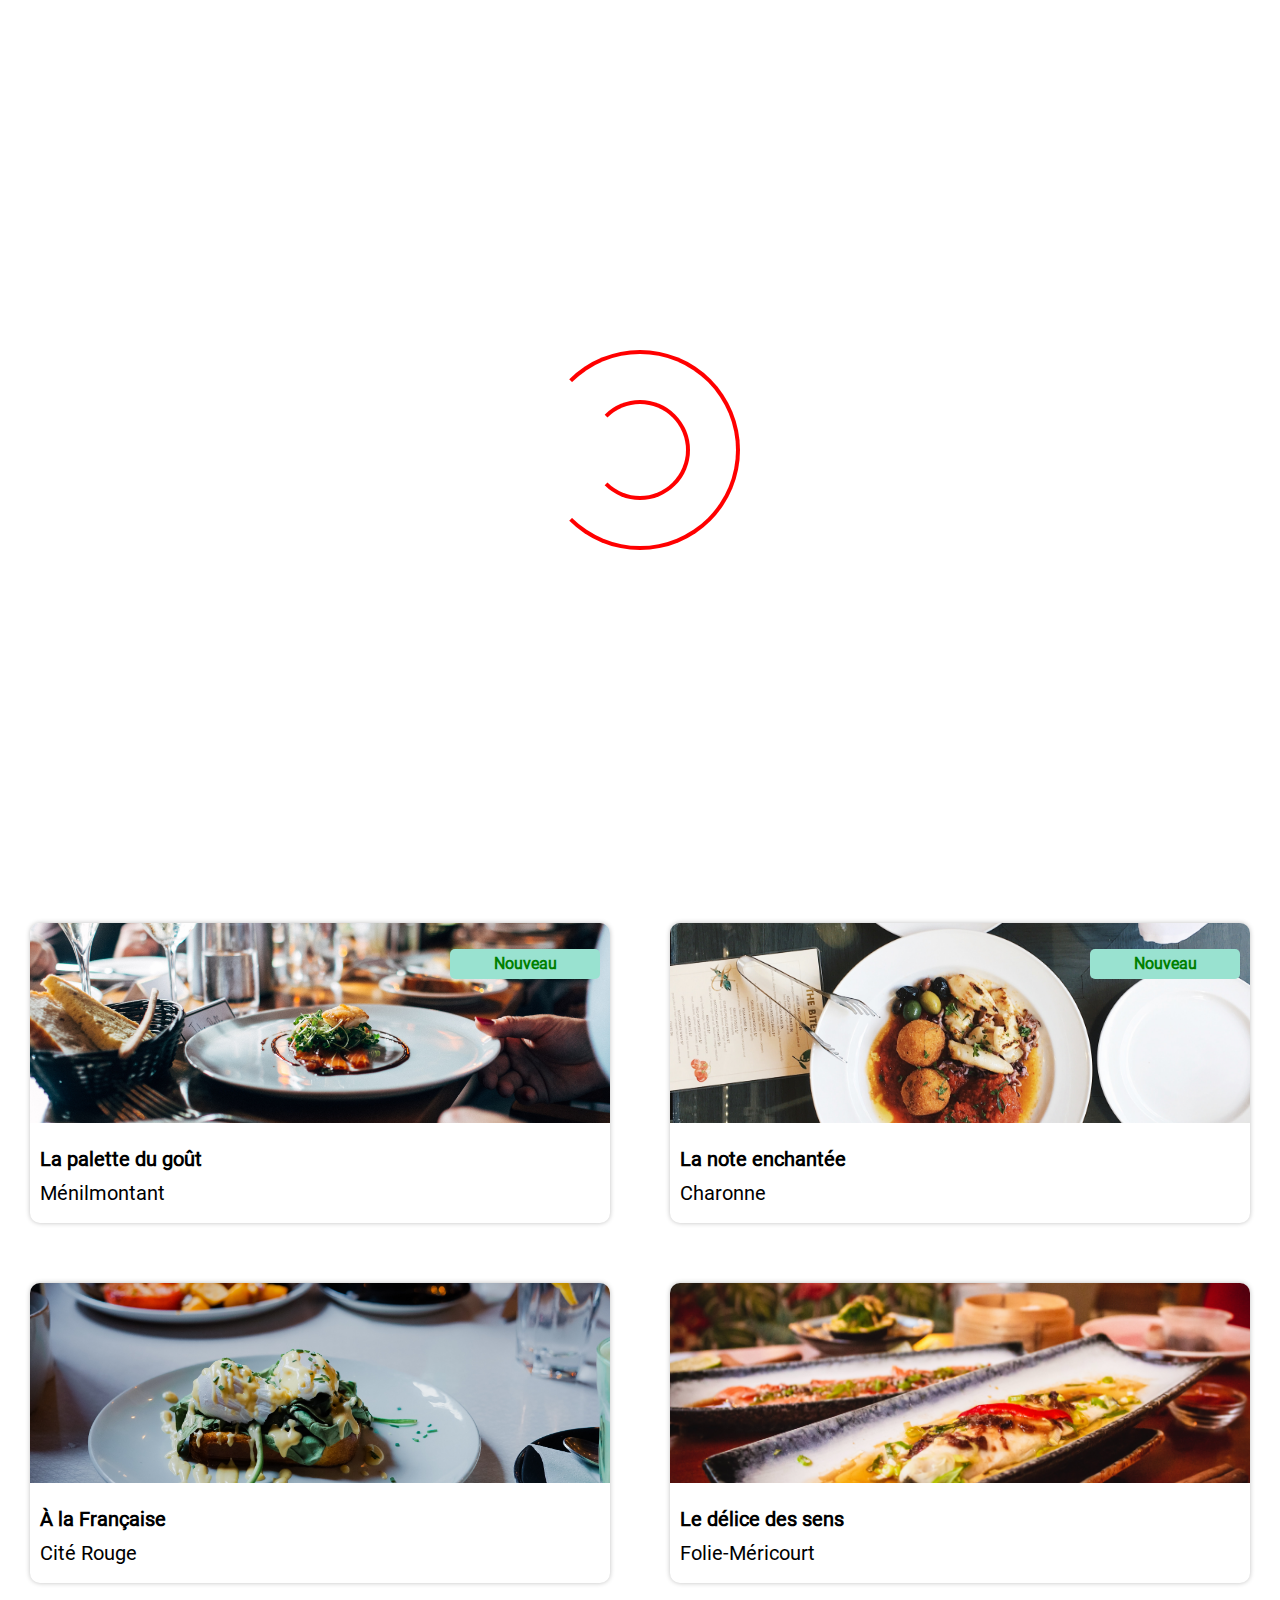
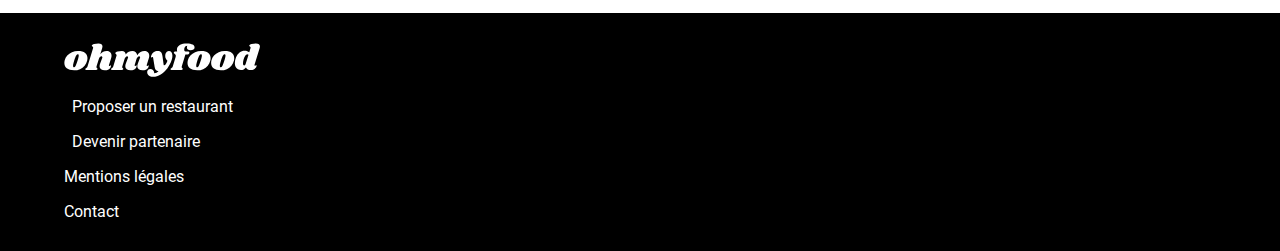
<file: index.html>
<!DOCTYPE html>
<html lang="fr"> 
<head>
	<title>Page d’accueil Ohmyfood!</title>
	<link rel="stylesheet" type="text/css" href="Ohmyfoodindex.css">
	<link rel="stylesheet" href="https://use.fontawesome.com/releases/v5.14.0/css/all.css" integrity="sha384-HzLeBuhoNPvSl5KYnjx0BT+WB0QEEqLprO+NBkkk5gbc67FTaL7XIGa2w1L0Xbgc" crossorigin="anonymous">
	<meta name="viewport" content="width=device-width, initial-scale=1.0">
	<meta charset="utf-8">
	
</head>
<body>
	<div class="tempsdechargement">
		<div class="arc"></div>
	</div>
	<div class="page">
		<header class="hautdelapage">
			<div class="logo">
				<img alt="logo" src="ohmyfood.png">
			</div>
			<div class="GPS">
				
				<div class="textGPS">
					

					<p> <i class="fas fa-map-marker-alt"></i> &nbsp; Paris, Belleville</p>
				</div>
			</div>
			<div class="blocreservation">
				<p class="reservegras">
					Réservez le menu qui <br> vous convient
				</p>
				<p class="decouverte">
					Découvrez des restaurants d'exception,<br>
					séléctionnés par nos soins.
				</p>
				<div class="lienrestaurants">
					<input type="button" value="Explorer nos restaurants">
				</div>
				
			</div> 
			
		</header>
		<section class="Fonctionnement">
			<h1 class="titrefonctionnement"> Fonctionnement</h1>
			<div class="blocfonctionnement">
				<div class="fonctionnementnombre">1</div>
				<div class="textblocfonctionnement"><div><i class="fas fa-mobile-alt"></i></div> Choisissez un restaurant</div>
			</div>
			<div class="blocfonctionnement">
				<div class="fonctionnementnombre">2</div>
				<div class="textblocfonctionnement"><div><i class="fas fa-list-ul"></i></div> Composez votre menu</div>
			</div>
			<div class="blocfonctionnement">
				<div class="fonctionnementnombre">3</div>
				<div class="textblocfonctionnement"><div><i class="fas fa-store"></i></div>Dégustez au restaurant</div>
			</div>
		</section>
		<section class="Restaurant">
			<h1 class="titrerestaurant">Restaurants</h1>

			<div class="deuxpremierrestaux">
				<a class="restaurantLink" href="lapalettedugout.html">
					<p class="newRestaurant">Nouveau</p>
					<img alt="image du restaurant la palette du gout" src="jay-wennington-N_Y88TWmGwA-unsplash.jpg">
					<div>
						<div>
							<p class="name">La palette du goût</p>
							<p class="spe">Ménilmontant</p>
						</div>
						<div class="conteneurcoeur">
							<div class="coeur">
								<i class="fas fa-heart"></i>
							</div>
							<div class="coeur2">
								<i class="far fa-heart"></i>
							</div>
							

						</div>
					</div>
				</a>
			

				<a class="restaurantLink" href="lanoteenchantee.html">
					<p class="newRestaurant">Nouveau</p>
					<img alt="image restaurant la note enchantee" src="stil-u2Lp8tXIcjw-unsplash.jpg">
					<div>
						<div>
							<p class="name">La note enchantée</p>
							<p class="spe">Charonne</p>
						</div>
						<div class="conteneurcoeur">
							<div class="coeur">
								<i class="fas fa-heart"></i>
							</div>
							<div class="coeur2">
								<i class="far fa-heart"></i>
							</div>

						</div>
					</div>


				</a>
			</div>

			<div class="deuxdernierrestaux">
				<a class="restaurantLink" href="alafrancaise.html">
					<img src="toa-heftiba-DQKerTsQwi0-unsplash.jpg" alt="image à la francaise">
					<div>
						<div>
							<p class="name">À la Française</p>
							<p class="spe">Cité Rouge</p>
						</div>
						<div class="conteneurcoeur">
								<div class="coeur">
								<i class="fas fa-heart"></i>
							</div>
							<div class="coeur2">
								<i class="far fa-heart"></i>
							</div>

						</div>
					</div>


				</a>
				<a class="restaurantLink" href="ledélicedessens.html">
					<img alt="image restaurant le delice des sens" src="louis-hansel-shotsoflouis-qNBGVyOCY8Q-unsplash.jpg">
					<div>
						<div>
							<p class="name">Le délice des sens</p>
							<p class="spe" >Folie-Méricourt</p>
						</div>
						<div class="conteneurcoeur">
								<div class="coeur">
								<i class="fas fa-heart"></i>
							</div>
							<div class="coeur2">
								<i class="far fa-heart"></i>
							</div>

						</div>
					</div>


				</a>
			</div>
			</section> 
			<footer>
				<div class="basdepage">
					<img alt="logoblanc" src="ohmyfood@2x.svg">
					<p class="proposer"><i class="fas fa-utensils"></i> &nbsp; Proposer un restaurant</p>
					<p class="partenaire"><i class="fas fa-hands-helping"></i> &nbsp; Devenir partenaire</p>
					<p class="ML">Mentions légales</p>
					<a href="mailto:ohmyfood@gmail.fr" class="contact"> Contact </a>
				</div>
			</footer>
		
	</div>


	
</body>
</html>
</file>
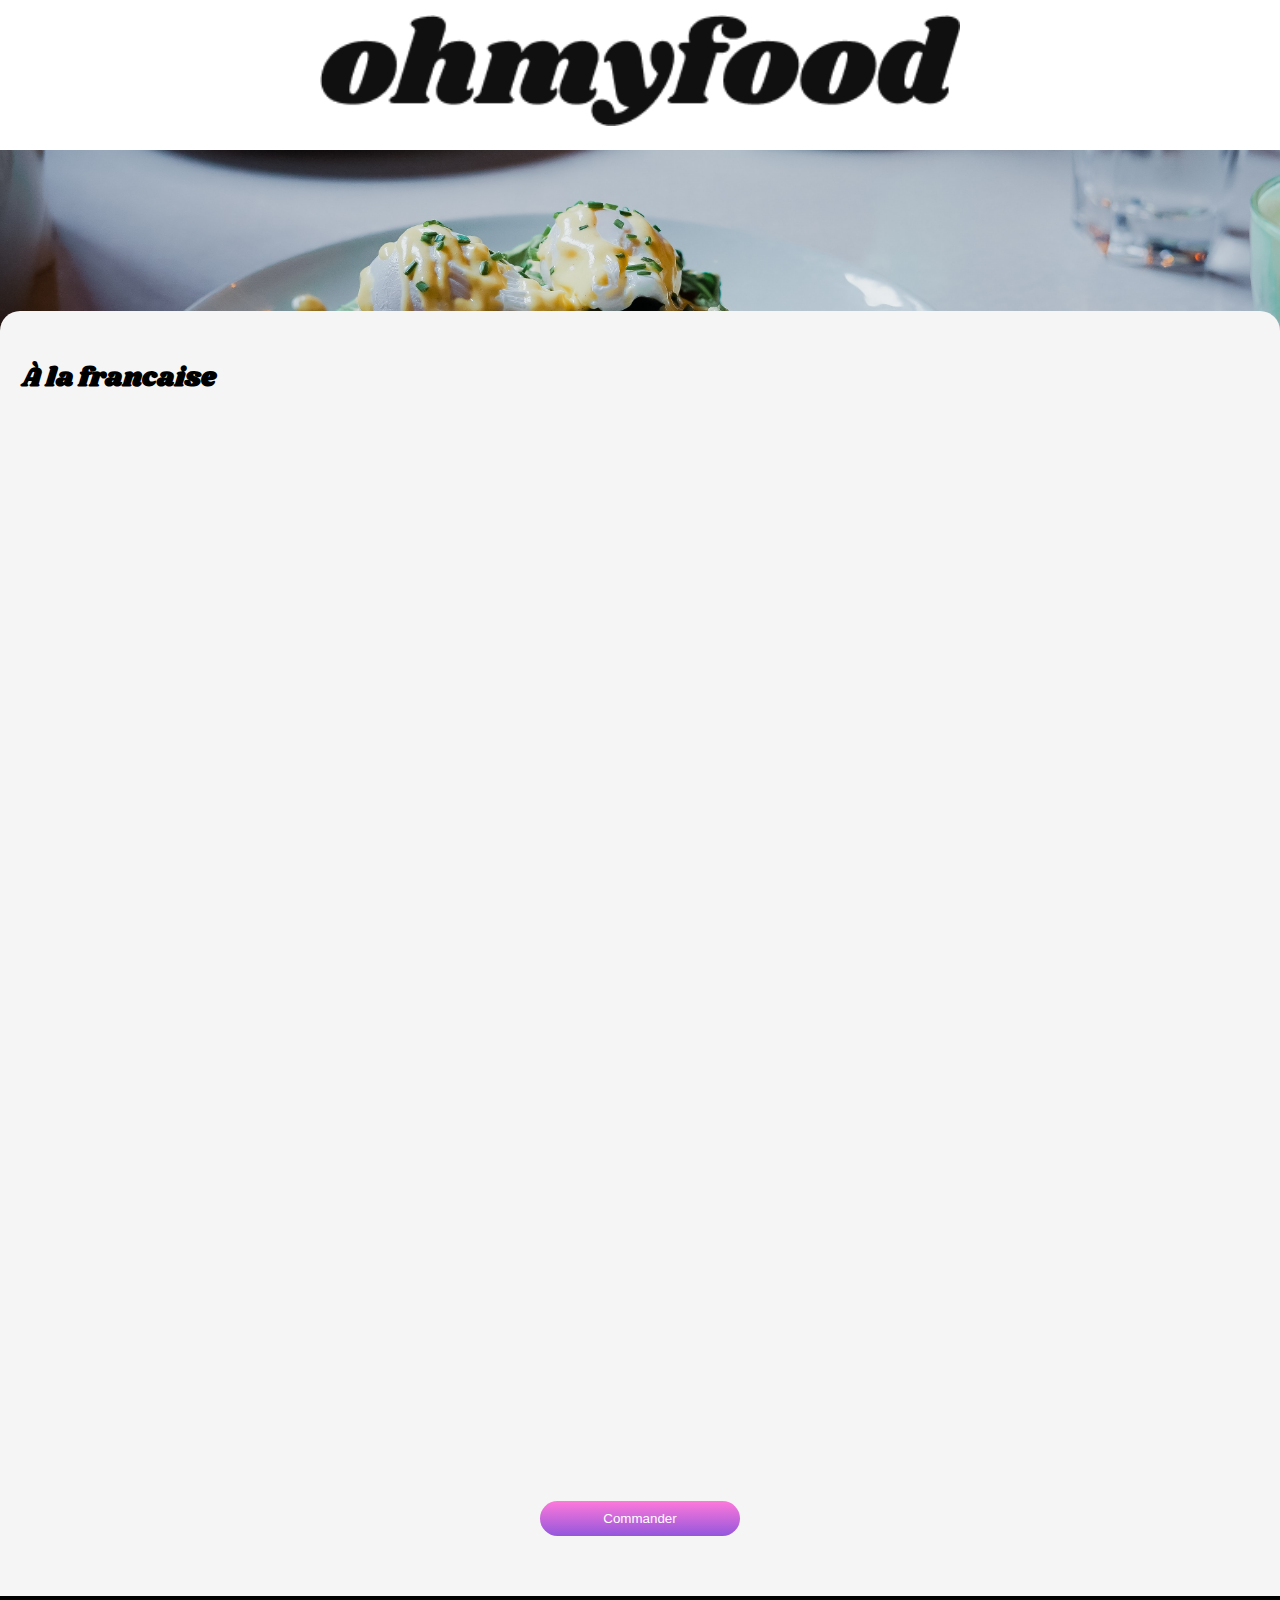
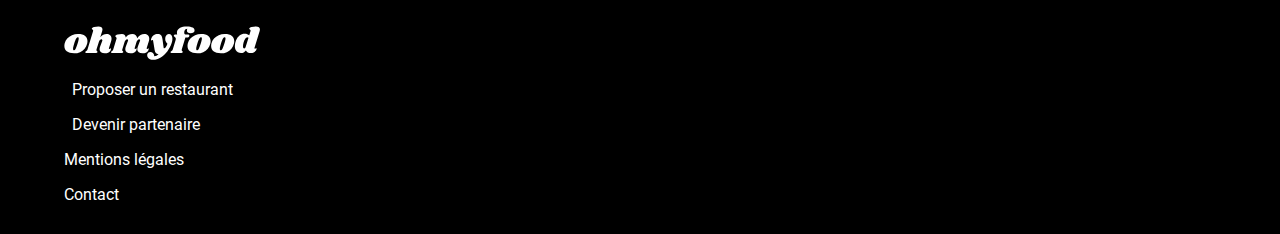
<file: alafrancaise.html>
<!DOCTYPE html>
<html lang="fr">
<head>
	<title>Menu-À la française</title>
	<link rel="stylesheet" type="text/css" href="pagesrestaurants.css">
	<link rel="stylesheet" href="https://use.fontawesome.com/releases/v5.14.0/css/all.css" integrity="sha384-HzLeBuhoNPvSl5KYnjx0BT+WB0QEEqLprO+NBkkk5gbc67FTaL7XIGa2w1L0Xbgc" crossorigin="anonymous">
	<meta name="viewport" content="width=device-width, initial-scale=1.0">
	<meta charset="utf-8">
</head>
<body>
	<div class="page">
		<header class="hautdelapage">
			<div class="logo">
				<img alt="logo" src="ohmyfood.png">
	  		</div>
	  		<a href="index.html" class="fleche"><i class="fas fa-arrow-left"></i></a>
	  	</header>
	  	
	  	<img class="imagerestaurantdeux" alt="image a la francaise" src="toa-heftiba-DQKerTsQwi0-unsplash.jpg">
	 
	  	<div class="conteneurprincipal">
	  		
	  			<div class="titre" >
	  			 	<p>À la francaise </p>
	  				<div class="conteneurcoeur">
						<div class="coeur">
							<i class="fas fa-heart"></i>
						</div>
						<div class="coeur2">
							<i class="far fa-heart"></i>
						</div>
					</div>
				</div>
	  		
	  		<div class="blocplats">
	  			<div class="styleplat anime1">
	  				<div class="titrestyledeplat">
	  					<p>ENTRÉES</p>
	  					<div class="trait"></div>
	  				</div>
	  				<div class="lesplats">
	  					<div class="nomplats">
							<p class="Plats">Tartare de poulpe acidulé</p>
							<p class="description">Aux zests d'orange</p>
						</div>
							<div class="prix">25€</div>
						<div class="carre">
							<i class="fas fa-check-circle"></i>
						</div>
					</div>
					<div class="lesplats">
						<div class="nomplats">
							<p class="Plats">Velouté de légumes d'antan</p>
							<p class="description">Carotte, panais, topinambour</p>
						</div>
						<div class="prix">35€</div>
						<div class="carre">
							<i class="fas fa-check-circle"></i>
						</div>
					</div>
					<div class="lesplats">
						<div class="nomplats">
							<p class="Plats">Soupe à l'oignon</p>
							<p class="description">Revisitée</p>
						</div>
						<div class="prix">20€</div>
						<div class="carre">
							<i class="fas fa-check-circle"></i>
						</div>
					</div>
					
				</div>
				<div class="styleplat anime2">
					<div class="titrestyledeplat">
	  					<p>PLATS</p>
	  					<div class="trait"></div>
	  				</div>
	  				<div class="lesplats">
	  					<div class="nomplats">
							<p class="Plats">Coquilles Saint-Jacques</p>
							<p class="description">Accompagnées d'une purée de panais</p>
						</div>
						<div class="prix">40€</div>
						<div class="carre">
							<i class="fas fa-check-circle"></i>
						</div>
					</div>
					<div class="lesplats">
						<div class="nomplats">
							<p class="Plats">Magret de canard</p>
							<p class="description">Et parmentier de pommes de terre</p>
						</div>
						<div class="prix">35€</div>
						<div class="carre">
							<i class="fas fa-check-circle"></i>
						</div>
					</div>
					<div class="lesplats">
						<div class="nomplats">
							<p class="Plats">Pigeonneau d’Ille-et-Vilaine</p>
							<p class="description">Sur son lit de gnocchis aux légumes</p>
						</div>
						<div class="prix">44€</div>
						<div class="carre">
							<i class="fas fa-check-circle"></i>
						</div>
					</div>
				</div>
				<div class="styleplat anime3">
					<div class="titrestyledeplat">
	  					<p>DESSERTS</p>
	  					<div class="trait"></div>
	  				</div>
	  				<div class="lesplats">
	  					<div class="nomplats">
							<p class="Plats">Pétales de violettes glacés</p>
							<p class="description">Et purée de noisettes</p>
						</div>
						<div class="prix">18€</div>
						<div class="carre">
							<i class="fas fa-check-circle"></i>
						</div>
					</div>
					<div class="lesplats">
						<div class="nomplats">
							<p class="Plats">Fondant au chocolat</p>
							<p class="description">Revisité</p>
						</div>
						<div class="prix">22€</div>
						<div class="carre">
							<i class="fas fa-check-circle"></i>
						</div>
					</div>
					<div class="lesplats">
						<div class="nomplats">
							<p class="Plats">Millefeuille croustillant</p>
							<p class="description">Myrtilles et pâte d’amande</p>
						</div>
						<div class="prix">23€</div>
						<div class="carre">
							<i class="fas fa-check-circle"></i>
						</div>
					</div>
				</div>
	  		</div>

	  		<div class="lienrestaurants">
					<input type="button" value="Commander">
	
	  		</div>
	  	</div>
	  	
	 
	<footer>
				<div class="basdepage">
					<img alt="logoblanc" src="ohmyfood@2x.svg">
					<p class="proposer"><i class="fas fa-utensils"></i> &nbsp; Proposer un restaurant</p>
					<p class="partenaire"><i class="fas fa-hands-helping"></i> &nbsp; Devenir partenaire</p>
					<p class="ML">Mentions légales</p>
					<a href="mailto:ohmyfood@gmail.fr" class="contact"> Contact </a>
				</div>
			</footer>

	
			
	</div>

</body>
</html>
</file>
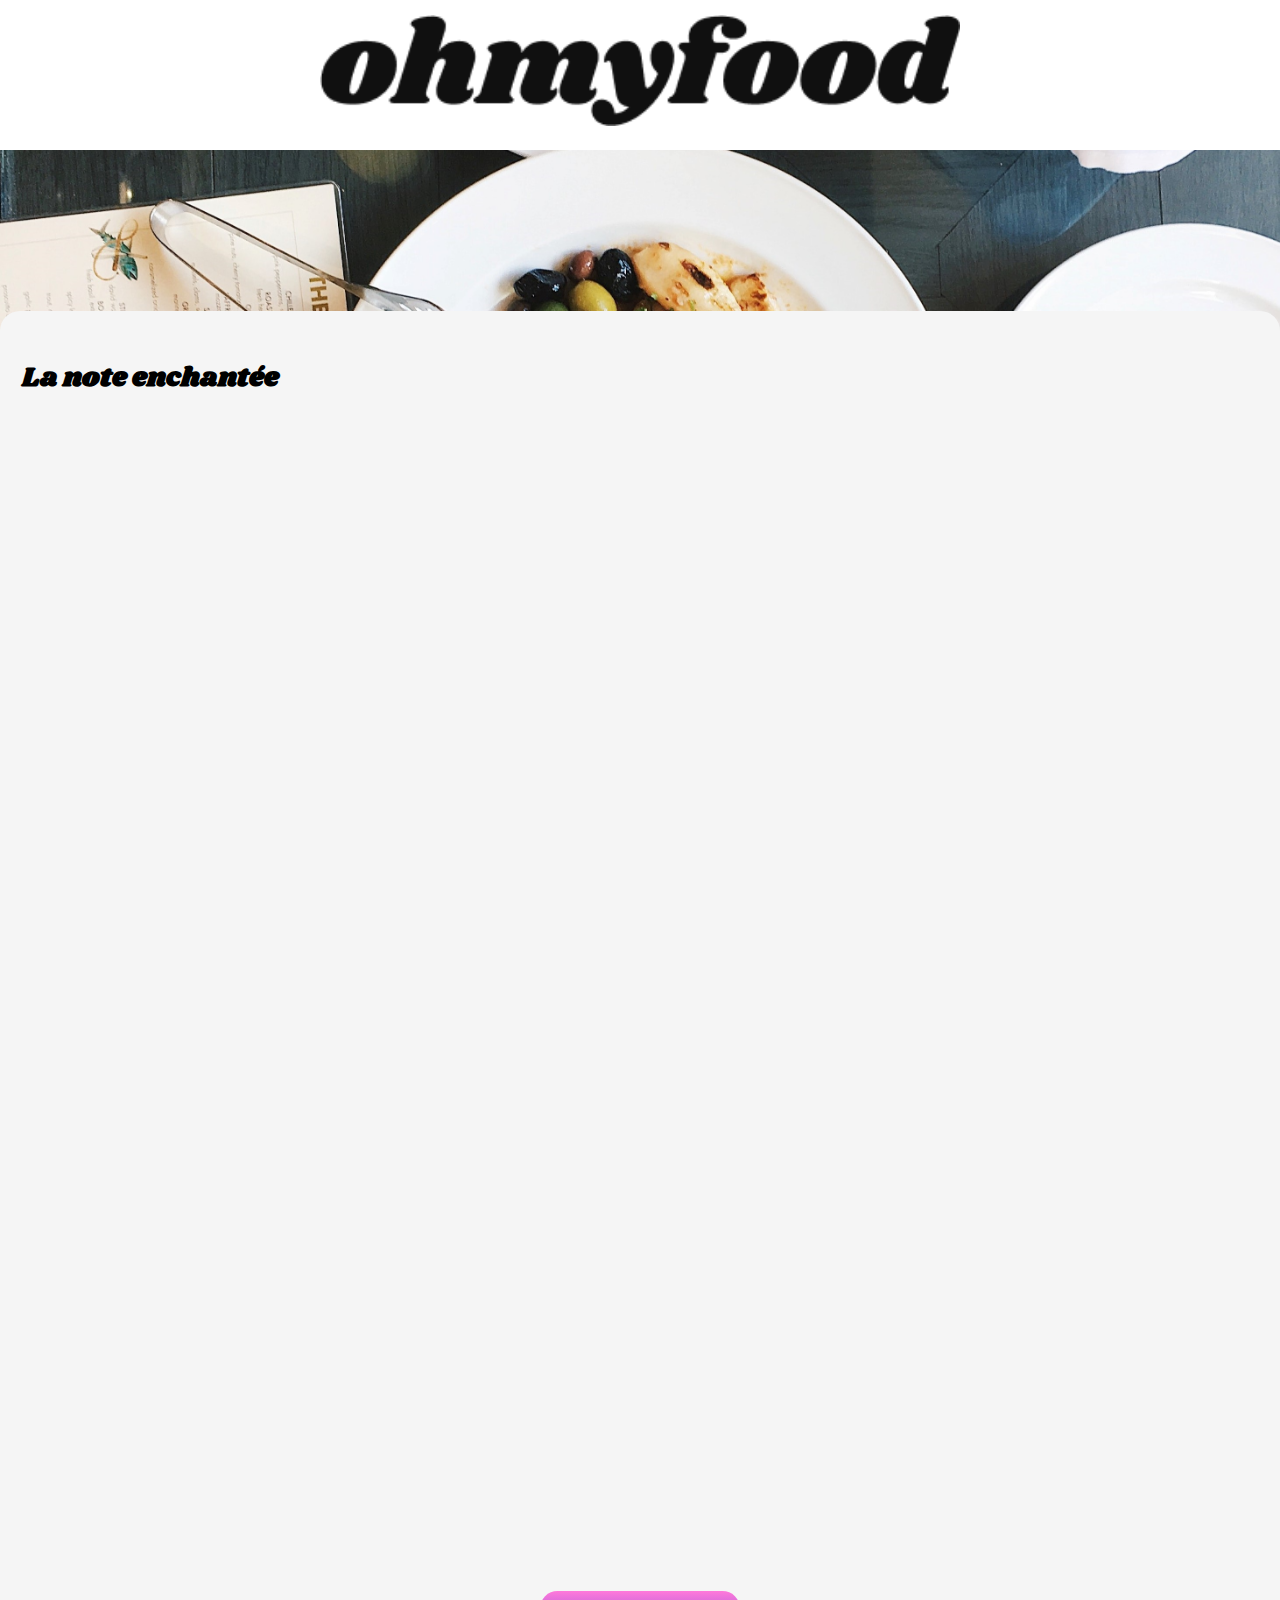
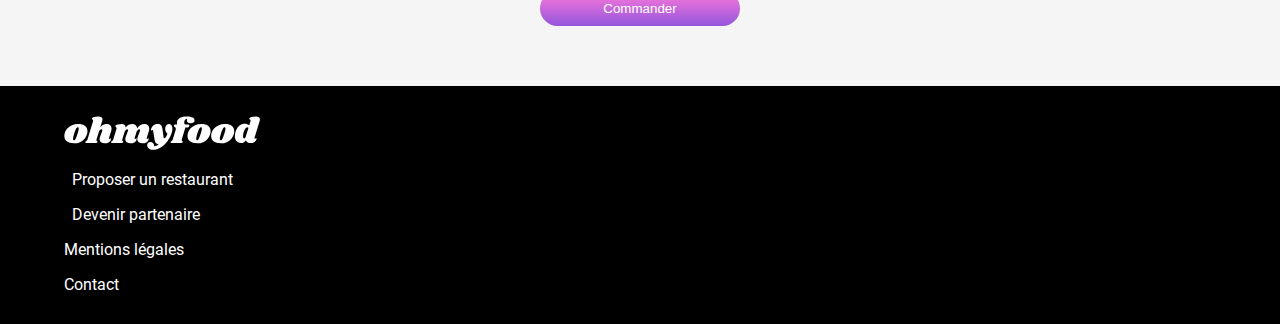
<file: lanoteenchantee.html>
<!DOCTYPE html>
<html lang="fr">
<head>
	<title>Menu-La note enchantée</title>
	<link rel="stylesheet" type="text/css" href="pagesrestaurants.css">
	<link rel="stylesheet" href="https://use.fontawesome.com/releases/v5.14.0/css/all.css" integrity="sha384-HzLeBuhoNPvSl5KYnjx0BT+WB0QEEqLprO+NBkkk5gbc67FTaL7XIGa2w1L0Xbgc" crossorigin="anonymous">
	<meta name="viewport" content="width=device-width, initial-scale=1.0">
	<meta charset="utf-8">
</head>
<body>
	<div class="page">
		<header class="hautdelapage">
			<div class="logo">
				<img alt="logo" src="ohmyfood.png">
	  		</div>
	  		<a href="index.html" class="fleche"><i class="fas fa-arrow-left"></i></a>
	  	</header>
	  	
	  		<img class="imagerestaurantdeux" alt="image la note enchantee" src="noteenchante1.jpg">

	  	<div class="conteneurprincipal">
	  		
	  		<div class="titre" >
	  			<p>La note enchantée</p>
	  			<div class="conteneurcoeur">
					<div class="coeur">
						<i class="fas fa-heart"></i>
					</div>
					<div class="coeur2">
						<i class="far fa-heart"></i>
					</div>
				</div>
			</div>
	  		
	  		<div class="blocplats">
	  			<div class="styleplat anime1">
	  				<div class="titrestyledeplat">
	  					<p>ENTRÉES</p>
	  					<div class="trait"></div>
	  				</div>
	  				<div class="lesplats">
	  					<div class="nomplats">
							<p class="Plats">Ravioles de foie gras </p>
							<p class="description">Accompagnés de leur crème à la truffe</p>
						</div>
							<div class="prix">25€ </div>
						<div class="carre">
							<i class="fas fa-check-circle"></i>
						</div>
					</div>
					<div class="lesplats">
						<div class="nomplats">
							<p class="Plats">Caviar osciètre </p>
							<p class="description">Sur blini à la farine de blé noir</p>
						</div>
						<div class="prix">35€ </div>
						<div class="carre">
							<i class="fas fa-check-circle"></i>
						</div>
					</div>
					<div class="lesplats">
						<div class="nomplats">
							<p class="Plats">Homard et espuma de potiron</p>
							<p class="description">Mariné aux zestes d'orange</p>
						</div>
						<div class="prix">20€</div>
						<div class="carre">
							<i class="fas fa-check-circle"></i>
						</div>
					</div>
					<div class="lesplats">
						<div class="nomplats">
							<p class="Plats">Foie gras de canard cuit entier</p>
							<p class="description">Confiture de figue et pain toastée</p>
						</div>
						<div class="prix">35€</div>
						<div class="carre">
							<i class="fas fa-check-circle"></i>
						</div>
					</div>
				</div>
				<div class="styleplat anime2">
					<div class="titrestyledeplat">
	  					<p>PLATS</p>
	  					<div class="trait"></div>
	  				</div>
	  				<div class="lesplats">
	  					<div class="nomplats">
							<p class="Plats">Noix de coquilles Saint-Jacques</p>
							<p class="description">Sur lit de purée de céleri-rave</p>
						</div>
						<div class="prix">40€</div>
						<div class="carre">
							<i class="fas fa-check-circle"></i>
						</div>
					</div>
					<div class="lesplats">
						<div class="nomplats">
							<p class="Plats">Langoustine poêlée</p>
							<p class="description">Purée de patate douce</p>
						</div>
						<div class="prix">35€</div>
						<div class="carre">
							<i class="fas fa-check-circle"></i>
						</div>
					</div>
					<div class="lesplats">
						<div class="nomplats">
							<p class="Plats">Mijoté de queue de boeuf</p>
							<p class="description">Et riz sauvage aux zestes de citron</p>
						</div>
						<div class="prix">44€</div>
						<div class="carre">
							<i class="fas fa-check-circle"></i>
						</div>
					</div>
				</div>
				<div class="styleplat anime3">
					<div class="titrestyledeplat">
	  					<p>DESSERTS</p>
	  					<div class="trait"></div>
	  				</div>
	  				<div class="lesplats">
	  					<div class="nomplats">
							<p class="Plats">Macaron noisette et chocolat</p>
							<p class="description">Glace au caramel brun et sel de Guérande</p>
						</div>
						<div class="prix">18€</div>
						<div class="carre">
							<i class="fas fa-check-circle"></i>
						</div>
					</div>
					<div class="lesplats">
						<div class="nomplats">
							<p class="Plats">Baba au rhum revisité </p>
							<p class="description">Avec son coulis de citron</p>
						</div>
						<div class="prix">22€</div>
						<div class="carre">
							<i class="fas fa-check-circle"></i>
						</div>
					</div>
					<div class="lesplats">
						<div class="nomplats">
							<p class="Plats">Tarte au citron meringuée</p>
							<p class="description">Déstructuréee</p>
						</div>
						<div class="prix">23€</div>
						<div class="carre">
							<i class="fas fa-check-circle"></i>
						</div>
					</div>
				</div>
	  		</div>

	  		<div class="lienrestaurants">
	  			<div>
					<input type="button" value="Commander">
				</div>
	  		</div>
	  	</div>
		<footer>
			<div class="basdepage">
				<img alt="logoblanc" src="ohmyfood@2x.svg">
				<p class="proposer"><i class="fas fa-utensils"></i> &nbsp; Proposer un restaurant</p>
				<p class="partenaire"><i class="fas fa-hands-helping"></i> &nbsp; Devenir partenaire</p>
				<p class="ML">Mentions légales</p>
				<a href="mailto:ohmyfood@gmail.fr" class="contact"> Contact </a>
			</div>
		</footer>
	</div>
</body>
</html>
</file>
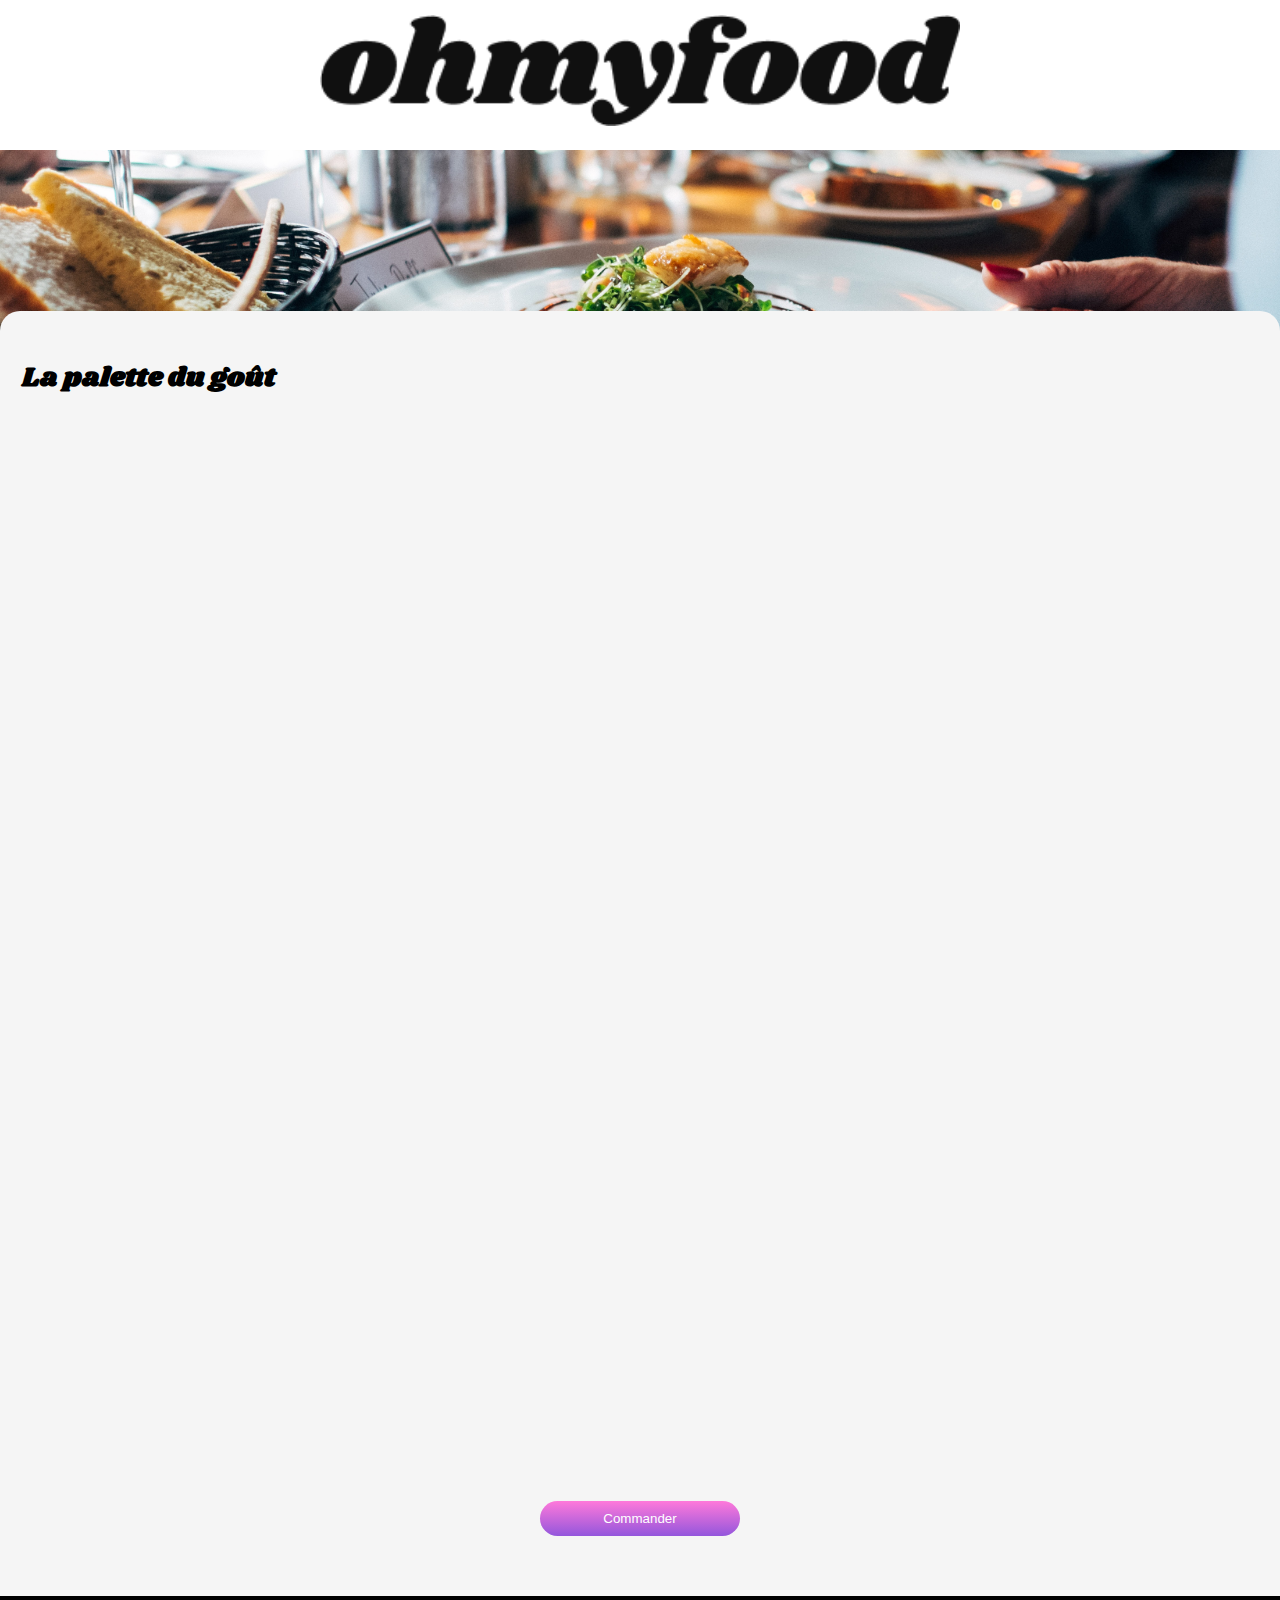
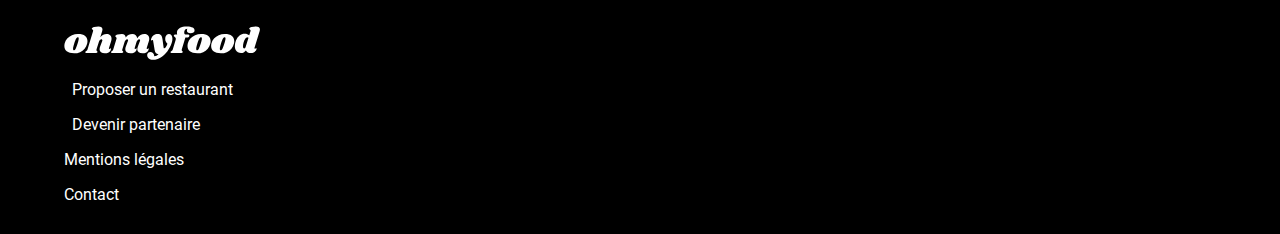
<file: lapalettedugout.html>
<!DOCTYPE html>
<html lang="fr">
<head>
	<title>Menu-La palette du goût</title>
	<link rel="stylesheet" type="text/css" href="pagesrestaurants.css">
	<link rel="stylesheet" href="https://use.fontawesome.com/releases/v5.14.0/css/all.css" integrity="sha384-HzLeBuhoNPvSl5KYnjx0BT+WB0QEEqLprO+NBkkk5gbc67FTaL7XIGa2w1L0Xbgc" crossorigin="anonymous">
	<meta name="viewport" content="width=device-width, initial-scale=1.0">
	<meta charset="utf-8">
</head>
<body>
	<div class="page">
		<header class="hautdelapage">
			<div class="logo">
				<img alt="logo" src="ohmyfood.png">
	  		</div>
	  		<a href="index.html" class="fleche"><i class="fas fa-arrow-left"></i></a>
	  	</header>
	  	
	  		<img class="imagerestaurantdeux"  alt="image la pallette du gout" src="jay-wennington-N_Y88TWmGwA-unsplash.jpg">
	  	
	  	<div class="conteneurprincipal">
	  		
	  			<div class="titre" >
	  				<p>La palette du goût</p>
		  			<div class="conteneurcoeur">
						<div class="coeur">
							<i class="fas fa-heart"></i>
						</div>
						<div class="coeur2">
							<i class="far fa-heart"></i>
						</div>
					</div>
				</div>
	  		
	  		<div class="blocplats">
	  			<div class="styleplat anime1">
	  				<div class="titrestyledeplat">
	  					<p>ENTRÉES</p>
	  					<div class="trait"></div>
	  				</div>
	  				<div class="lesplats">
	  					<div class="nomplats">
							<p class="Plats">Fricassée d'escargot</p>
							<p class="description">Au piment d'Espelette </p>
						</div>
							<div class="prix">25€</div>
						<div class="carre">
							<i class="fas fa-check-circle"></i>
						</div>
					</div>
					<div class="lesplats">
						<div class="nomplats">
							<p class="Plats">Foie gras de canard mi-cuit</p>
							<p class="description">Et ses copeaux de truffe noire</p>
						</div>
						<div class="prix">35€</div>
						<div class="carre">
							<i class="fas fa-check-circle"></i>
						</div>
					</div>
					<div class="lesplats">
						<div class="nomplats">
							<p class="Plats">Oeuf au plat</p>
							<p class="description">Assaisonné à la truffe sur lit de caviar</p>
						</div>
						<div class="prix">20€</div>
						<div class="carre">
							<i class="fas fa-check-circle"></i>
						</div>
					</div>
					
				</div>
				<div class="styleplat anime2">
					<div class="titrestyledeplat">
	  					<p>PLATS</p>
	  					<div class="trait"></div>
	  				</div>
	  				<div class="lesplats">
	  					<div class="nomplats">
							<p class="Plats">Filet de boeuf aux herbes</p>
							<p class="description">Accompagné de sa ribambelle de légumes</p>
						</div>
						<div class="prix">40€</div>
						<div class="carre">
							<i class="fas fa-check-circle"></i>
						</div>
					</div>
					<div class="lesplats">
						<div class="nomplats">
							<p class="Plats">Parmentier de queue de boeuf</p>
							<p class="description">À la truffe noire sur sa purée de panais</p>
						</div>
						<div class="prix">35€</div>
						<div class="carre">
							<i class="fas fa-check-circle"></i>
						</div>
					</div>
					<div class="lesplats">
						<div class="nomplats">
							<p class="Plats">Filet de turbot</p>
							<p class="description">Aux agrumes</p>
						</div>
						<div class="prix">44€</div>
						<div class="carre">
							<i class="fas fa-check-circle"></i>
						</div>
					</div>
				</div>
				<div class="styleplat anime3">
					<div class="titrestyledeplat">
	  					<p>DESSERTS</p>
	  					<div class="trait"></div>
	  				</div>
	  				<div class="lesplats">
	  					<div class="nomplats">
							<p class="Plats">Paris-Brest</p>
							<p class="description">Revisité</p>
						</div>
						<div class="prix">18€</div>
						<div class="carre">
							<i class="fas fa-check-circle"></i>
						</div>
					</div>
					<div class="lesplats">
						<div class="nomplats">
							<p class="Plats">Macaron au chocolat d'exception </p>
							<p class="description">Revisité</p>
						</div>
						<div class="prix">22€</div>
						<div class="carre">
							<i class="fas fa-check-circle"></i>
						</div>
					</div>
					<div class="lesplats">
						<div class="nomplats">
							<p class="Plats">Mousse au chocolat </p>
							<p class="description">Au piment d'Espelette et à la truffe noire</p>
						</div>
						<div class="prix">23€</div>
						<div class="carre">
							<i class="fas fa-check-circle"></i>
						</div>
					</div>
				</div>
	  		</div>
	  		<div class="lienrestaurants">
	  			<div>
					<input type="button" value="Commander">
				</div>
	  		</div>
	  	</div>

		<footer>
			<div class="basdepage">
				<img alt="logoblanc" src="ohmyfood@2x.svg">
				<p class="proposer"><i class="fas fa-utensils"></i> &nbsp; Proposer un restaurant</p>
				<p class="partenaire"><i class="fas fa-hands-helping"></i> &nbsp; Devenir partenaire</p>
				<p class="ML">Mentions légales</p>
				<a href="mailto:ohmyfood@gmail.fr" class="contact"> Contact </a>
			</div>
		</footer>

	
			
	</div>

</body>
</html>
</file>
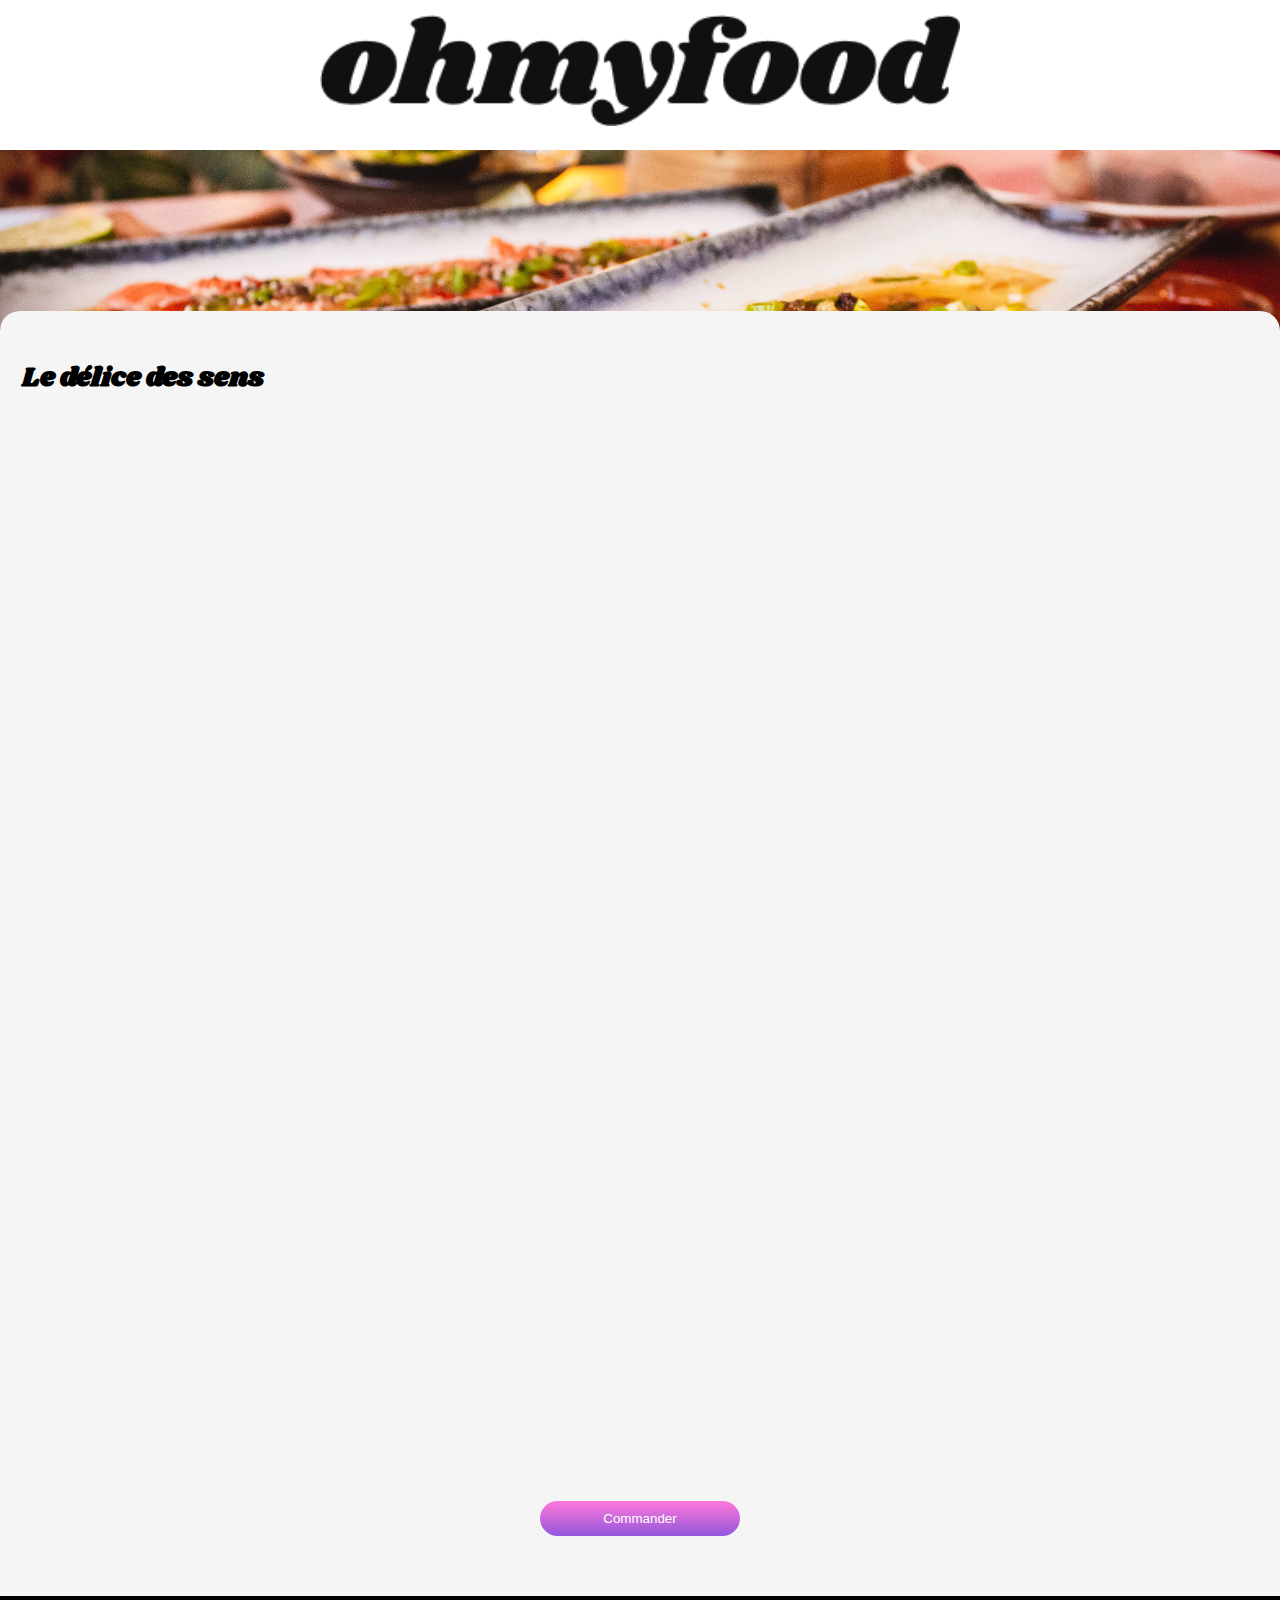
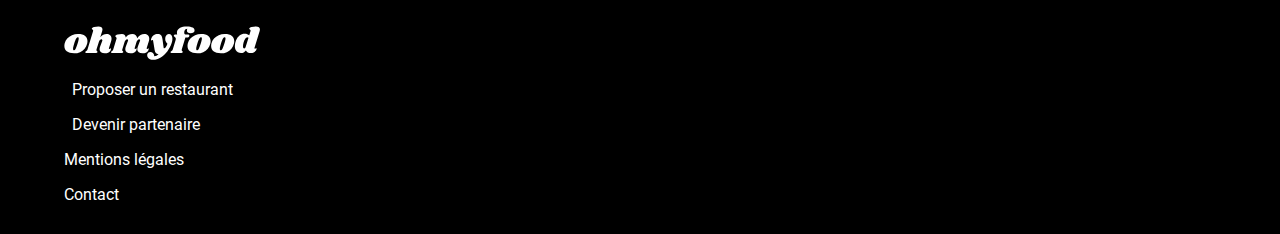
<file: ledélicedessens.html>
<!DOCTYPE html>
<html lang="fr">
<head>
	<title>Menu-Le délice des sens</title>
	<link rel="stylesheet" type="text/css" href="pagesrestaurants.css">
	<link rel="stylesheet" href="https://use.fontawesome.com/releases/v5.14.0/css/all.css" integrity="sha384-HzLeBuhoNPvSl5KYnjx0BT+WB0QEEqLprO+NBkkk5gbc67FTaL7XIGa2w1L0Xbgc" crossorigin="anonymous">
	<meta name="viewport" content="width=device-width, initial-scale=1.0">
	<meta charset="utf-8">
</head>
<body>
	<div class="page">
		<header class="hautdelapage">
			<div class="logo">
				<img alt="logo" src="ohmyfood.png">
	  		</div>
	  		<a href="index.html" class="fleche"><i class="fas fa-arrow-left"></i></a>
	  	</header>
	  	
	  		<img class="imagerestaurantdeux"  alt="image le delice des sens" src="louis-hansel-shotsoflouis-qNBGVyOCY8Q-unsplash.jpg">
	  	
	  	<div class="conteneurprincipal">
	  		
	  			<div class="titre" >
	  				<p>Le délice des sens</p>
	  				<div class="conteneurcoeur">
						<div class="coeur">
						<i class="fas fa-heart"></i>
						</div>
						<div class="coeur2">
						<i class="far fa-heart"></i>
						</div>
					</div>
				</div>
	  		
	  		<div class="blocplats">
	  			<div class="styleplat anime1">
	  				<div class="titrestyledeplat">
	  					<p>ENTRÉES</p>
	  					<div class="trait"></div>
	  				</div>
	  				<div class="lesplats">
	  					<div class="nomplats">
							<p class="Plats">Tartare de poulpe acidulé</p>
							<p class="description">Assaisonné au yuzu</p>
						</div>
							<div class="prix">25€</div>
						<div class="carre">
							<i class="fas fa-check-circle"></i>
						</div>
					</div>
					<div class="lesplats">
						<div class="nomplats">
							<p class="Plats">Bouchée de homard croustillant</p>
							<p class="description">Et sa farandole de petits légumes</p>
						</div>
						<div class="prix">35€</div>
						<div class="carre">
							<i class="fas fa-check-circle"></i>
						</div>
					</div>
					<div class="lesplats">
						<div class="nomplats">
							<p class="Plats">Velouté de cèpes </p>
							<p class="description">Aux truffes</p>
						</div>
						<div class="prix">20€</div>
						<div class="carre">
							<i class="fas fa-check-circle"></i>
						</div>
					</div>
					
				</div>
				<div class="styleplat anime2">
					<div class="titrestyledeplat">
	  					<p>PLATS</p>
	  					<div class="trait"></div>
	  				</div>
	  				<div class="lesplats">
	  					<div class="nomplats">
							<p class="Plats">Poulet rôti aux herbes de Provence </p>
							<p class="description">Et sa crème de truffe</p>
						</div>
						<div class="prix">40€</div>
						<div class="carre">
							<i class="fas fa-check-circle"></i>
						</div>
					</div>
					<div class="lesplats">
						<div class="nomplats">
							<p class="Plats">Langouste rôtie </p>
							<p class="description">Et ses légumes de saison</p>
						</div>
						<div class="prix">35€</div>
						<div class="carre">
							<i class="fas fa-check-circle"></i>
						</div>
					</div>
					<div class="lesplats">
						<div class="nomplats">
							<p class="Plats">Côte de boeuf Angus</p>
							<p class="description">Et sa purée de panais</p>
						</div>
						<div class="prix">44€</div>
						<div class="carre">
							<i class="fas fa-check-circle"></i>
						</div>
					</div>
				</div>
				<div class="styleplat anime3">
					<div class="titrestyledeplat">
	  					<p>DESSERTS</p>
	  					<div class="trait"></div>
	  				</div>
	  				<div class="lesplats">
	  					<div class="nomplats">
							<p class="Plats">Farandole de desserts</p>
							<p class="description">Du chef</p>
						</div>
						<div class="prix">18€</div>
						<div class="carre">
							<i class="fas fa-check-circle"></i>
						</div>
					</div>
					<div class="lesplats">
						<div class="nomplats">
							<p class="Plats">Crème bruléet</p>
							<p class="description">Revisitée</p>
						</div>
						<div class="prix">22€</div>
						<div class="carre">
							<i class="fas fa-check-circle"></i>
						</div>
					</div>
					<div class="lesplats">
						<div class="nomplats">
							<p class="Plats">Tiramisu</p>
							<p class="description">À la noisette</p>
						</div>
						<div class="prix">23€</div>
						<div class="carre">
							<i class="fas fa-check-circle"></i>
						</div>
					</div>
				</div>
	  		</div>

	  		<div class="lienrestaurants">
	  			<div>
					<input type="button" value="Commander">
				</div>
	  		</div>
	  	
	  	</div>
		<footer>
			<div class="basdepage">
				<img alt="logoblanc" src="ohmyfood@2x.svg">
				<p class="proposer"><i class="fas fa-utensils"></i> &nbsp; Proposer un restaurant</p>
				<p class="partenaire"><i class="fas fa-hands-helping"></i> &nbsp; Devenir partenaire</p>
				<p class="ML">Mentions légales</p>
				<a href="mailto:ohmyfood@gmail.fr" class="contact"> Contact </a>
				</div>
		</footer>	
	</div>
</body>
</html>
</file>
<file: Ohmyfoodindex.css>
@font-face{
	font-family: "Roboto";
  	src: url("Roboto-Regular.ttf");
}
body, html{
	margin: 0;
	padding: 0;
	font-family: Roboto;

}
.page{
	
	width: 100%;
	}
.logo{
	width: 100%;
}
.logo>img{
	height: 100%;
	width: 50%;
	display: block;
    margin-left: auto;
    margin-right: auto;
    margin-top: 15px;
    margin-bottom: 15px;
	
}

.GPS{
	background-color: #E6E9EE;
	box-shadow: inset 5px 15px 5px -10px #c0c0c0; 
	display: flex;
	flex-direction: row;
	justify-content: center;
	font-weight: bold;

}



.blocreservation{
	background-color: #F5F5F5; 
	display: flex;
	flex-direction: column;
	
	align-items: center;
	padding-top: 30px;
	padding-bottom: 50px;

}
.reservegras{
	font-weight: bold;
	font-size: 30px;
	text-align: center;
	margin-bottom: 1px;
	margin-top: 15px;



}

.decouverte{
	text-align: center;
	font-size: 20px;
}
.restaurantLink{
	width: 90%;
	height: 300px;
	margin: 30px auto;
	border-radius: 10px;
	box-shadow: 0 0 5px silver;
	display: block;
	position: relative;
	text-decoration: none;

}
.titrefonctionnement{
	font-weight: bold;
	padding-left: 20px;
	font-size: 25px;
	margin-top: 50px;

	
}
.blocfonctionnement{
	border-radius: 20px;
	box-shadow: 0 0 5px silver;
	display: flex;
	flex-direction: row;
	margin: 20px;
	box-shadow: 0px 8px 7px #c0c0c0;
	position: relative;

}
.textblocfonctionnement > div {
	position: absolute;
	left: 12%;
}

.textblocfonctionnement{
	font-weight: bold;
	position: relative;
	text-align: center;
	margin-top: 20px;
	margin-bottom: 20px;
	width: 100%;

}
.textblocfonctionnement > div > i{
	color: gray;
}
.fonctionnementnombre{
	position: absolute;
	top: 50%;
	background-color: #9356DC;
	color: white;
	height: 25px;
	width: 25px;
	border-radius: 50%;
	transform: translate(-50%,-50%);
	text-align: center;
	line-height: 25px;

}
.restaurantLink{
	text-decoration: none;
	color: black;
}
.restaurantLink > img{
	width: 100%;
	height: 200px;
	object-fit: cover;
	border-top-left-radius: 10px;
	border-top-right-radius: 10px;
}
.restaurantLink > div {
	display: flex;
	justify-content: space-between;
	align-items: center;
}

.conteneurcoeur{
	
	position: relative;
	height: 50px;
	width: 50px;

}

.coeur{
	display: block;
	font-size: 30px;
	position: absolute;
    top: 0;
    left: 0;
    z-index: 10;
    opacity: 0;
    transition: 3s;
    background: -webkit-linear-gradient(#9356DC, #FF79DA );
    -webkit-background-clip: text;
    -webkit-text-fill-color: transparent;
   
}
.coeur:hover{
	opacity: 1;
}
.coeur:hover ~ .coeur2 {
	opacity: 0;
}
.coeur2{
	font-size: 30px;
	position: absolute;
    top: 0;
    left: 0;
    opacity: 1;
    display: block;
}

.newRestaurant {
	display: block;
	text-align: center;
	height: 25px;
	width: 150px;
	position: absolute;
	top:10px;
	right: 10px;
	background: green;
}
input{
	display: block;
	border-radius: 20px;
	color: white;
	padding: 10px;
	background: linear-gradient(#FF79DA , #9356DC);
	border:none;
	margin: 0 auto;

}
.name{
	font-weight: bold;
	color: black;
	font-size: 20px;
	padding-left: 10px;
	margin-bottom: 10px;

}
.spe{
	font-size: 20px;
	padding-left: 10px;
	margin-top: 10px;
}

.lienrestaurants{
	width: 100%;
}
.Restaurant{
	width: 100%;
}

footer{
	width: 100%;
	background-color: black;
	color: white;
	display: flex;
	justify-content: center;
	padding-top: 30px;
	padding-bottom: 30px;

}
footer>img {
	width: 30%;
}
.basdepage{
	width: 90%;
}
.hautdelapage{
	width: 100%;
}
.newRestaurant{
	padding-top: 5px;
	background-color: #99E2D0;
	color: green;
	font-weight: bold;
	border-radius: 5px;

}
.titrerestaurant{
	font-weight: bold;
	font-size: 25px;
	padding-left: 20px;
	margin-top: 50px;
}

.imagerestaurantdeux{
	width: 100%;
	height: 200px;
}

.contact{
	color: white;
	text-decoration: none;
}
.tempsdechargement{
	background-color: white;
	width: 100%;
	height: 100%;
	opacity: 1;
	position: fixed;
	z-index: 1000;
	top: 0;
	animation: animeloader 3s forwards;

}

@keyframes animeloader {
	0%{
		opacity: 1;
		
	}
	70%{
		opacity: 1;
	}
	99%{
		width: 100%;
		height: 100%;
	}
	100%{
		opacity: 0;
		width: 0%;
		height: 0%;

	}

}
:root {
  --dimension: 100px;
  --thickness: 4px;
  --color: red;
}

@keyframes rotate {
  to {transform: rotate(360deg);}
}


.arc {
  position: absolute;
  width: 200px;
  height: 200px;
  top: 50%;
  left: 50%;
  transform: translate(-50%,-50%);


}

.arc:before, .arc:after {
  border-bottom: var(--thickness) solid var(--color);
  border-left: var(--thickness) solid transparent;
  border-radius: 50%;
  border-right: var(--thickness) solid var(--color);
  border-top: var(--thickness) solid var(--color);
  bottom: 0;
  box-sizing: border-box;
  content: '';
  left: 0;
  margin: auto;
  position: absolute;
  right: 0;
  top: 0;
  transform-origin: center center;
}

.arc:before {
  animation: rotate 1s ease-in-out infinite;
  height: 100%;
  width: 100%;
}

.arc:after {
  animation: rotate 1s ease-in-out infinite reverse;
  height: 50%;
  width: 50%;
}


@media screen and (min-width: 557px){
	.deuxpremierrestaux{
		display: flex;
		flex-direction: row;
	}
	.deuxdernierrestaux{
		display: flex;
		flex-direction: row;
	}
	.blocfonctionnement{
		margin-right: 30%;
		margin-left: 30%;
	}
	.restaurantLink{
		margin: 30px;
	}
	
}
</file>
<file: pagesrestaurants.css>
@font-face{
	font-family: "Roboto";
  	src: url("Roboto-Regular.ttf");
}
@font-face{
	font-family: "Shrikhand-Regular";
  	src: url("Shrikhand-Regular.ttf");
}
body, html{
	margin: 0;
	padding: 0;
	font-family: Roboto;
	

}


.conteneurprincipal{
	width: 100%;
    background-color: #F5F5F5;
    z-index: 10;
	position: relative;
	width: 100%;
	margin-top: 185px;
	border-top-left-radius: 20px;
	border-top-right-radius: 20px;
}
.page{
	
	width: 100%;
	}
.logo{
	width: 100%;

}

.logo>img{
	height: 100%;
	width: 50%;
	display: block;
    margin-left: auto;
    margin-right: auto;
    margin-top: 15px;
    margin-bottom: 15px;
	
}
.fleche{
	position: absolute;
	z-index: 10;
	top:20px;
	left: 20px;
	color: #2F4F4F;

}
.imagerestaurantdeux{
	width: 100%;
	height: 200px;
	position: absolute;
	top: 65px;
	left: 0px;
	z-index: 0;
	object-fit: cover;
}
.titre{
	display: flex;
	flex-direction: row;
	padding-top: 20px;
	justify-content: space-between;
	padding-right: 17px;
	padding-left: 22px;
}
.titre>p{
	font-weight: bold;
	font-family: "Shrikhand-Regular";
	font-size:27px;
	text-align: center;

}
.conteneurcoeur{
	
	position: relative;
	height: 40px;
	width: 40px;
	margin-top: 30px;


}
.coeur{
	display: block;
	font-size: 26px;
	position: absolute;
    top: 0;
    left: 0;
    z-index: 10;
    opacity: 0;
    transition: 3s;
    background: -webkit-linear-gradient(#9356DC, #FF79DA );
    -webkit-background-clip: text;
    -webkit-text-fill-color: transparent;
   
}
.coeur:hover{
	opacity: 1;
}
.coeur:hover ~ .coeur2 {
	opacity: 0;
}
.coeur2{
	font-size: 26px;
	position: absolute;
    top: 0;
    left: 0;
    opacity: 1;
    display: block;
  
}

.titrestyledeplat{
	padding-left: 20px;
	margin-top: 40px;
}
.titrestyledeplat>p{
	margin-bottom: 0px;
	font-size: 20px;

}
.trait{
	height: 3px;
	width: 45px;
	background-color:#99E2D0;
	margin-top: 5px;

}
.lesplats{
	background-color: white;
	border-radius: 20px;
	box-shadow: 0 0 5px silver;
	display: flex;
	flex-direction: row;
	margin: 20px;
	box-shadow: 0px 8px 7px #c0c0c0;
	position: relative;
	height: 70px;
	width: 90%;
	overflow: hidden;
	transition: 0s;
}
.prix{
	position: absolute;
	bottom: 12px;
	right: 20px;
	transition: 1s;
	font-weight: bold;
	font-size: 14px;
	color: #2F4F4F;
}
.lesplats:hover > .prix{
	transform: translateX(-100px);

}
.blocplats>p{
	font-size: 1px;
}
.Plats{
	font-weight: bold;
	white-space: nowrap;
	text-overflow: ellipsis;
	width: 300px;
	display: block;
	background-color: white;
	overflow: hidden;
	transition: 1s;
	font-size: 15px;
	margin: 0 0 3px 0;

}
.nomplats>.description{
	margin-top: 0px;
	margin-bottom: 0px;
	display: block;
	background-color: white;
	overflow: hidden;
	transition: 1s;
	white-space: nowrap;
	text-overflow: ellipsis;
	width: 300px;
	font-size: 14px;
}

.nomplats{
	margin-top: 15px;
	margin-left: 10px;
	margin-bottom: 10px;
}
.lesplats:hover  .Plats{
	width: 150px;

}
.lesplats:hover .description{
	width: 150px;
}
footer{
	width: 100%;
	background-color: black;
	color: white;
	display: flex;
	justify-content: center;
	padding-top: 30px;
	padding-bottom: 30px;

}
.lienrestaurants{
	width: 100%;
	padding-bottom: 60px;

}
input{
	width: 200px;
	display: block;
	border-radius: 20px;
	color: white;
	padding: 10px;
	background: linear-gradient(#FF79DA , #9356DC);
	border:none;
	margin: 0 auto;
	margin-top: 50px;
}
footer>img {
	width: 30%;
}
.basdepage{
	width: 90%;
}
.hautdelapage{
	width: 100%;
}
.carre{
	height: 70px;
	width: 100px;
	background-color: #99E2D0;
	position: absolute;
	top: 0;
	right: 0;
	transform: translateX(100%);
	transition: 1s;
	display: flex;
	justify-content: center;
	font-size: 35px;
	color: white;
	align-items: center;
	
}
.lesplats:hover > .carre{
	transform: translateX(0%);
}

.carre>i{
	transform: rotate(0deg);
	transition: 1s;
}
.lesplats:hover > .carre >i{
	transform: rotate(350deg);
}


.contact{
	color: white;
	text-decoration: none;
}

@keyframes animationblocplats{
	0%{
		opacity: 0;
		transform: translateY(25%);
	}
	100%{
		opacity: 1;
		transform: translateY(0%);
	}

}

.styleplat{
	opacity: 0;

}
.anime1{
	animation-delay: 0s;
	animation-name: animationblocplats;
	animation-duration:1s;
	animation-fill-mode: forwards;
}
.anime2{
	animation-delay: 1s;
	animation-name: animationblocplats;
	animation-duration:1s;
	animation-fill-mode: forwards;

}
.anime3{
	animation-delay: 2s;
	animation-name: animationblocplats;
	animation-duration:1s;
	animation-fill-mode: forwards;

}

@media screen and (min-width: 557px){

	
	.imagerestaurantdeux{
		height: 250px;
		top: 150px;}
	
		
}
</file>
